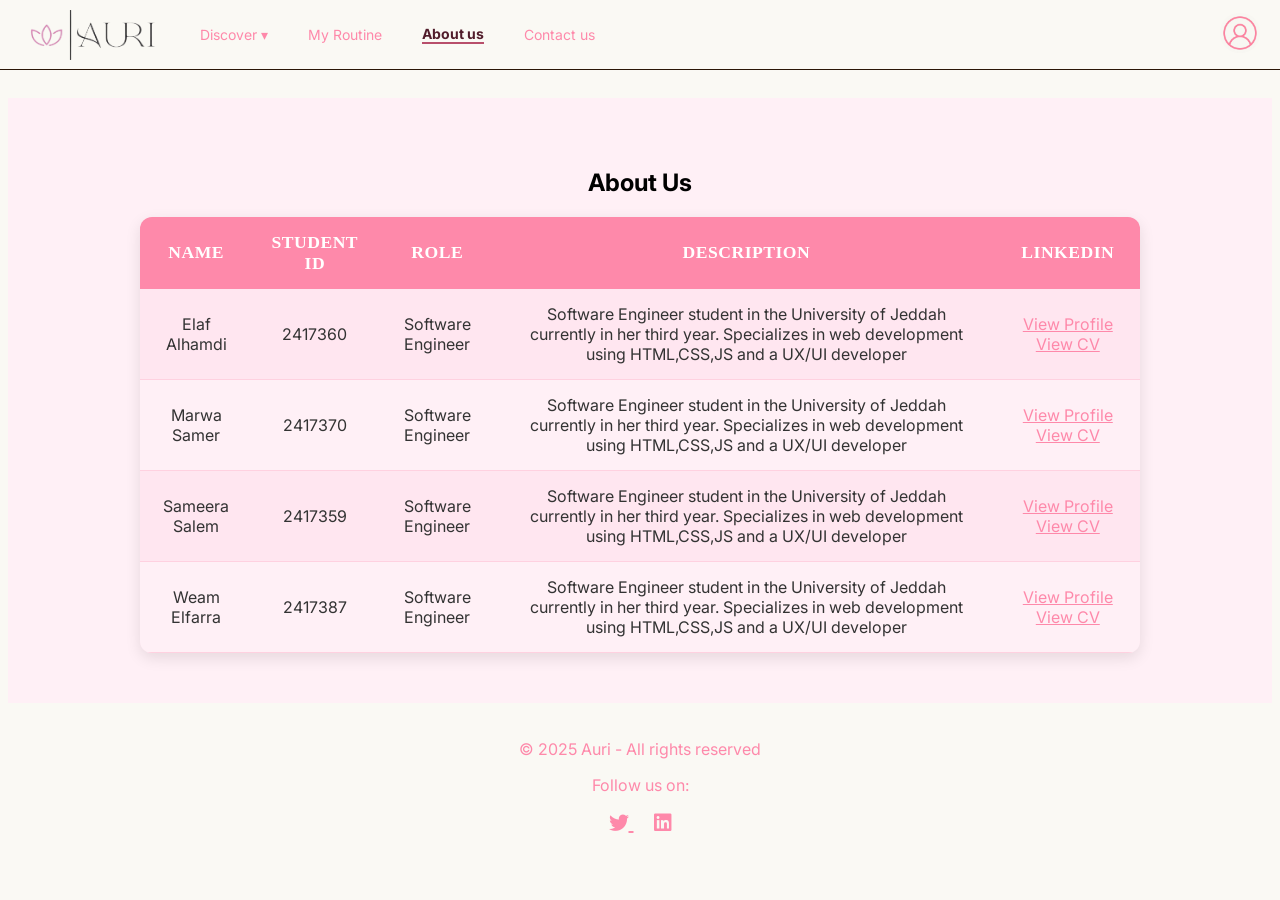
<file: Project-Elaf-Marwa-Sameera-Weam/About_us.html>
<!DOCTYPE html>
<html lang="en">
<head>
    <meta charset="UTF-8">
    <meta name="viewport" content="width=device-width, initial-scale=1.0">
    <title>About us</title>
      <link rel="stylesheet" href="https://cdnjs.cloudflare.com/ajax/libs/font-awesome/6.5.0/css/all.min.css">
    <link rel="stylesheet" href="./css/Style.css">
    <link  rel="stylesheet" href="https://fonts.googleapis.com/css2?family=Inter&display=swap">
</head>
<body>
    <header>
    <!-- Navigation Bar -->
       <nav class="navbar">
         <div class="logo">
          <img src="./Media/Logo.png" alt="logo" height="50" width="150">
         </div>
         <div class="links">
            <div class="dropdown">
        <a href="index.html" class="dropbtn">Discover ▾</a>
        <div class="dropdown-menu">
            <a href="./Discover.html#natural">Natural Skincare</a>
            <a href="./Discover.html#routine">Glow Routine</a>
            <a href="./Discover.html#products">Products</a>
            <a href="./Discover.html#budget">Budget Options</a>
        </div>
    </div>
            <a href="My_Routine.html">My Routine</a>

            <a href="About_us.html" class="on">About us</a>
            <a href="Contact_us.html">Contact us</a>
         </div>
         <div class="profile">
          <a href="./Profile.html">
            <img src="./Media/profilelogo.png" alt="Profile Logo">
            </a>
        </div>
        </nav>
    </header>

<section class="about">

    <h1>About Us</h1>

    <table class="about-table">
        <thead>
            <tr>
                <th>Name</th>
                <th>Student ID</th>
                <th>Role</th>
                <th>Description</th>
                <th>LinkedIn</th>
            </tr>
        </thead>

        <tbody>
            <tr>
                <td>Elaf Alhamdi</td>
                <td>2417360</td>
                <td>Software Engineer</td>
                <td>Software Engineer student in the University of Jeddah currently in her third year. Specializes in web development using HTML,CSS,JS and a UX/UI developer</td>
                <td>
                    <a href="https://www.linkedin.com/in/elaf-alhamdi-b5b81632a/" class="link" target="_blank" 
                    rel="noopener noreferrer">
                        View Profile
                    </a>
                    <a href="https://elafalhamdi.github.io/ElafsCV/" class="link" target="_blank" 
                    rel="noopener noreferrer">
                        View CV
                    </a>
                </td>
            </tr>

            <tr>
                <td>Marwa Samer</td>
                <td>2417370</td>
                <td>Software Engineer</td>
                <td>Software Engineer student in the University of Jeddah currently in her third year. Specializes in web development using HTML,CSS,JS and a UX/UI developer</td>
                <td>
                    <a href="https://www.linkedin.com/in/marwa-samer-a124a1254/"  class="link" target="_blank" 
                    rel="noopener noreferrer">
                        View Profile
                    </a>
                    <a href="https://marwahsamer.github.io/Marwa-s-Portfolio/" class="link" target="_blank" 
                    rel="noopener noreferrer">
                        View CV
                    </a>
                </td>
            </tr>
            
            <tr>
                <td>Sameera Salem</td>
                <td>2417359</td>
                <td>Software Engineer</td>
                <td>Software Engineer student in the University of Jeddah currently in her third year. Specializes in web development using HTML,CSS,JS and a UX/UI developer</td>
                <td>
                    <a href="https://www.linkedin.com/in/sameera-radwan-b456a9344/"  class="link" target="_blank" 
                    rel="noopener noreferrer">
                        View Profile
                    </a>
                    <a href="https://sameerasalem.github.io/MyCVproject/" class="link" target="_blank" 
                    rel="noopener noreferrer">
                        View CV
                    </a>
                </td>
            </tr>

            <tr>
                <td>Weam Elfarra</td>
                <td>2417387</td>
                <td>Software Engineer</td>
                <td>Software Engineer student in the University of Jeddah currently in her third year. Specializes in web development using HTML,CSS,JS and a UX/UI developer</td>
                <td>
                    <a href="https://www.linkedin.com/in/weam-elfarra-003a4a347/"  class="link" target="_blank" 
                    rel="noopener noreferrer">
                        View Profile
                    </a>
                    <a href="https://weamf.github.io/-my-resume-website/" class="link" target="_blank" 
                    rel="noopener noreferrer">
                        View CV
                    </a>
                </td>
            </tr>
        </tbody>
    </table>
</section>
<footer>
    <p> © 2025 Auri - All rights reserved</p>

    <div class="social">
        <p>Follow us on:</p>

        <a href="https://x.com/auri1019966?s=11&t=4tpI4EBMDq5WKxhsz12-rw"
           aria-label="Follow Auri on Twitter"
           title="Follow Auri on Twitter"
           target="_blank" rel="noopener noreferrer">
            <i class="fa-brands fa-twitter"></i>
        </a>

        <a href="https://sa.linkedin.com/in/auri-0-60760a3b9"
           aria-label="Connect with Auri on LinkedIn"
           title="Connect with Auri on LinkedIn"
           target="_blank" rel="noopener noreferrer">
            <i class="fa-brands fa-linkedin"></i>
        </a>
    </div>
</footer>

</body>
</html>
</file>
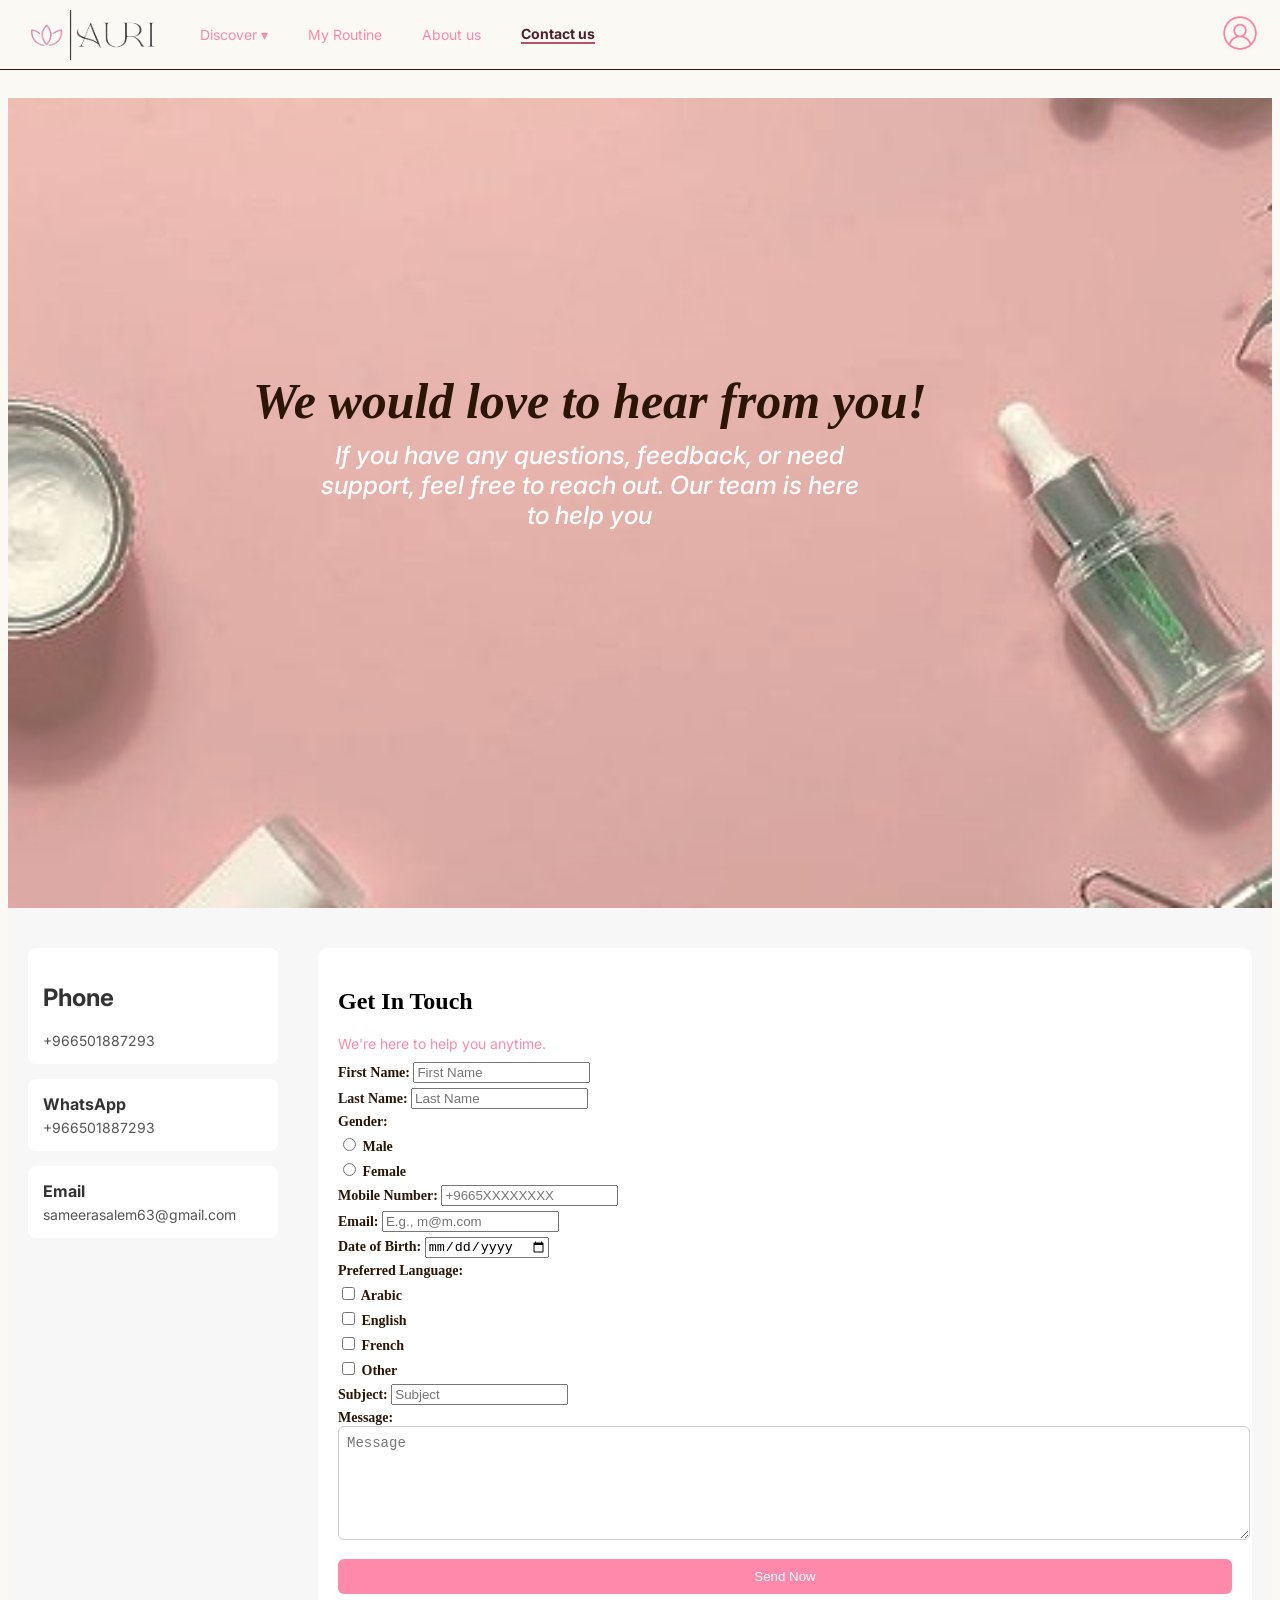
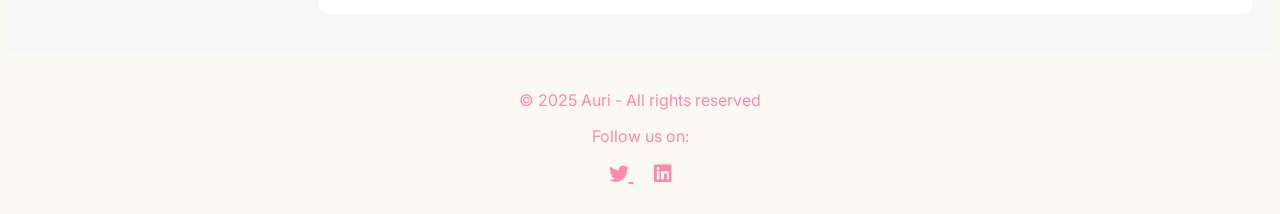
<file: Project-Elaf-Marwa-Sameera-Weam/Contact_us.html>
<!DOCTYPE html>
<html lang="en">
<head>
    <meta charset="UTF-8">
    <meta name="viewport" content="width=device-width, initial-scale=1.0">
    <title>Contac us</title>
    <link rel="stylesheet" href="https://cdnjs.cloudflare.com/ajax/libs/font-awesome/6.5.0/css/all.min.css">
    <link rel="stylesheet" href="./css/Style.css">
    <link  rel="stylesheet" href="https://fonts.googleapis.com/css2?family=Inter&display=swap">
</head>
<body>
    <header>
    <!-- Navigation Bar -->
       <nav class="navbar">
         <div class="logo">
          <img src="./Media/Logo.png" alt="logo" height="50" width="150">
         </div>
         <div class="links">
           <div class="dropdown">
        <a href="index.html" class="dropbtn">Discover ▾</a>
        <div class="dropdown-menu">
            <a href="./Discover.html#natural">Natural Skincare</a>
            <a href="./Discover.html#routine">Glow Routine</a>
            <a href="./Discover.html#products">Products</a>
            <a href="./Discover.html#budget">Budget Options</a>
        </div>
    </div>
            <a href="My_Routine.html">My Routine</a>

            <a href="About_us.html">About us</a>
            <a href="Contact_us.html" class="on">Contact us</a>
         </div>
         <div class="profile">
          <a href="./Profile.html">
            <img src="./Media/profilelogo.png" alt="Profile Logo">
            </a>
        </div>
        </nav>
    </header>

    <main>
        <section class="contact-image">
            <div class="contact">
                <h1>We would love to hear from you!</h1>
                <p>If you have any questions, feedback, or need <br>support, feel free to reach out. Our team is here<br> to help you</p>
            </div>
        </section>


         <section class="contacts-list">

              <div class="contact-info">
                <a href="tel:+966501887293" class="info">
                <h2>Phone</h2>
                <p>+966501887293</p>
                </a>

               <a href="https://wa.me/966501887293" target="_blank" class="info">
               <h3>WhatsApp</h3>
               <p>+966501887293</p>
               </a>

               <a href="mailto:sameerasalem63@gmail.com" class="info full">
               <h3>Email</h3>
               <p>sameerasalem63@gmail.com</p>
               </a>
              </div> 

       
      <!-- it was <form class="contact-form"> -->
      <form class="contact-form" action="#" method="POST">
        <h2>Get In Touch</h2>
        <p>We're here to help you anytime.</p>

         <!-- changed the  pattern -->
        <label>First Name:
    <input type="text" name="first-name" placeholder="First Name" required pattern="[A-Za-z\s]+">
  </label>
        
  <label>Last Name:
    <input type="text" name="Last-name" placeholder="Last Name" required pattern="[A-Za-z\s]+">
  </label>

  <label>Gender:</label>
  <div class="gender-options">
    <label><input type="radio" name="gender" value="male" required> Male</label>
    <label><input type="radio" name="gender" value="female"> Female</label>

  </div>

    <label>Mobile Number:
    <input type="tel" name="mobile" placeholder="+9665XXXXXXXX" required pattern="[0-9+]{10,15}">
  </label>

        <label>Email:
          <input type="email" name="email" placeholder="E.g., m@m.com" required pattern="[a-zA-Z0-9_-]+@[a-zA-Z0-9]+\.[a-zA-Z]{2,4}\.*[a-zA-Z]*">
        </label>

  
  </div>

  <label>Date of Birth:
    <input type="date" name="dob" required>
  </label>

<label>Preferred Language:</label>
  <div class="language-options">
    <label><input type="checkbox" name="language[]" value="arabic"> Arabic</label>
    <label><input type="checkbox" name="language[]" value="english"> English</label>
    <label><input type="checkbox" name="language[]" value="French"> French</label>
      <label><input type="checkbox" name="language[]" value="other"> Other</label> </div>
  
        <label>Subject:
          <input type="text" name="subject" placeholder="Subject">
        </label>
    
        <label>Message:
          <textarea placeholder="Message"  name="message" required minlength="10" rows="6"></textarea>
        </label> 

        <button type="submit">Send Now</button>

      </form>

     </section>

    </main>
    <footer>
    <p> © 2025 Auri - All rights reserved</p>

    <div class="social">
        <p>Follow us on:</p>

        <a href="https://x.com/auri1019966?s=11&t=4tpI4EBMDq5WKxhsz12-rw">
            <i class="fa-brands fa-twitter"></i>
            </a>


        <a href="https://sa.linkedin.com/in/auri-0-60760a3b9">
            <i class="fa-brands fa-linkedin"></i>
        </a>
    </div>
</footer>

</body>
</html>
</file>
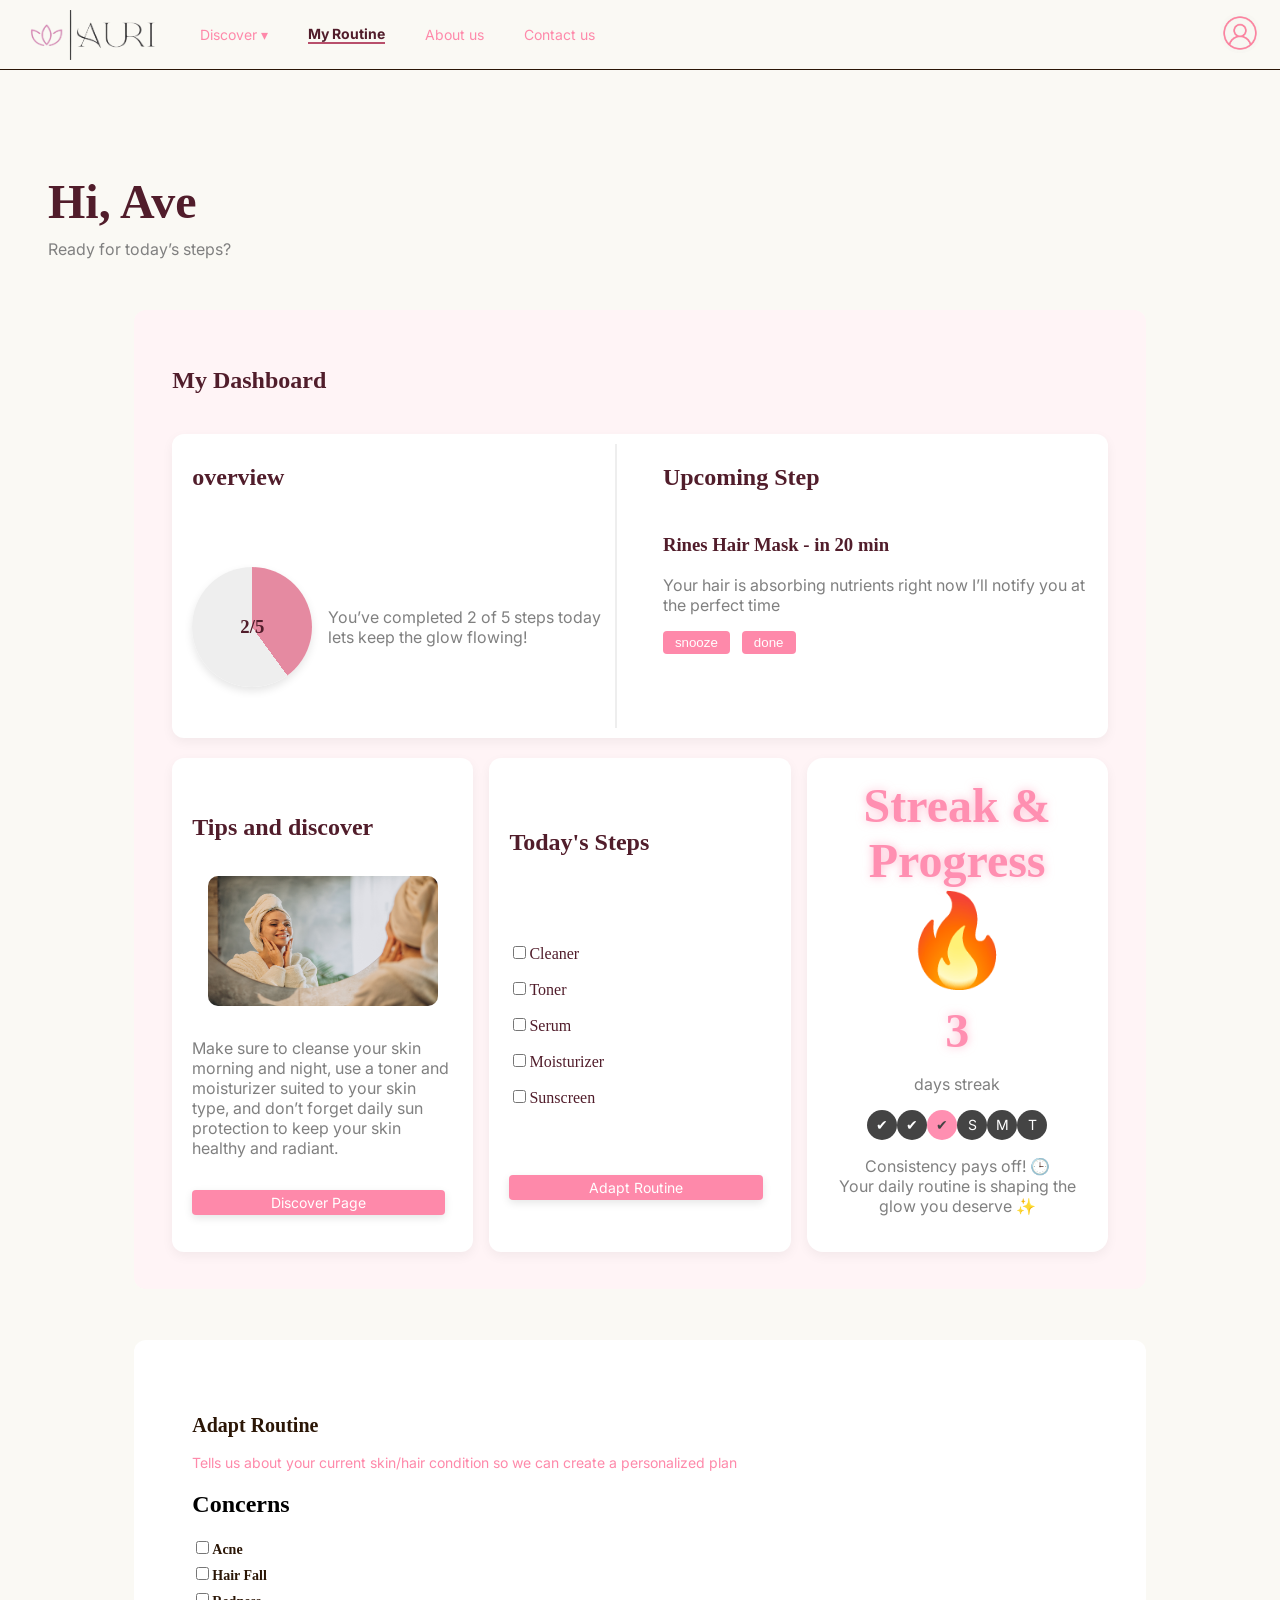
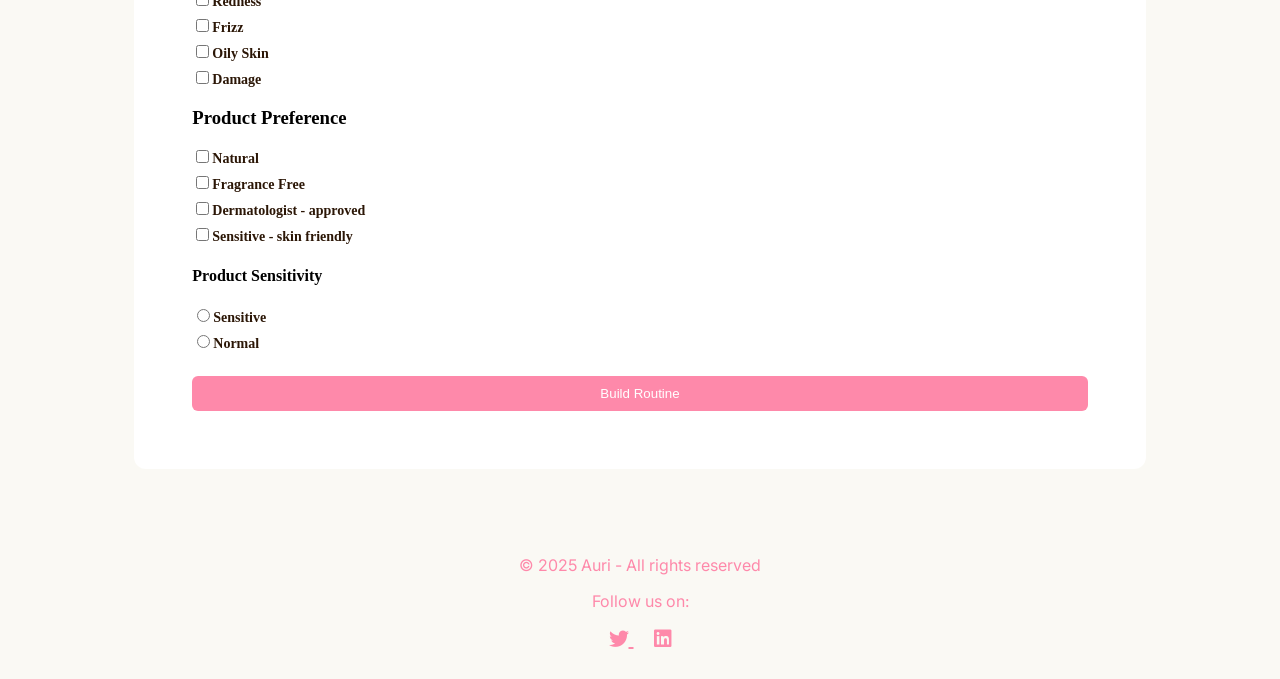
<file: Project-Elaf-Marwa-Sameera-Weam/My_Routine.html>
<!DOCTYPE html>
<html lang="en">

<head>
    <meta charset="UTF-8">
    <meta name="viewport" content="width=device-width, initial-scale=1.0">
    <title>My Routine</title>
    <link rel="stylesheet" href="https://cdnjs.cloudflare.com/ajax/libs/font-awesome/6.5.0/css/all.min.css">
   <link rel="stylesheet" href="./css/Style.css">
    <link rel="stylesheet" href="https://fonts.googleapis.com/css2?family=Inter&display=swap">
</head>

<body>
    <!--Navigation Bar-->
    <header>
        <nav class="navbar">
            <div class="logo">
                <img src="./Media/Logo.png" alt="logo" height="50" width="150">
            </div>
            <div class="links">
                <div class="dropdown">
                    <a href="index.html" class="dropbtn">Discover ▾</a>
                    <div class="dropdown-menu">
                        <a href="./Discover.html#natural">Natural Skincare</a>
                        <a href="./Discover.html#routine">Glow Routine</a>
                        <a href="./Discover.html#products">Products</a>
                        <a href="./Discover.html#budget">Budget Options</a>
                    </div>
                </div>
                <a href="My_Routine.html" class="on">My Routine</a>

                <a href="About_us.html">About us</a>
                <a href="Contact_us.html">Contact us</a>
            </div>
            <div class="profile">
                <a href="./Profile.html">
                    <img src="./Media/profilelogo.png" alt="Profile Logo">
                </a>
            </div>
        </nav>
    </header>
    <br><br>


    <section class="routineP">
        <h1>Hi, Ave</h1>
        <p>Ready for today’s steps?</p>
    </section>
    <!--Dashboard-->
    <!--Overview & upcoming step card-->
    <section class="dashboard">
        <h2>My Dashboard</h2>
        <article class="card1">
            <div class="overview">
                <div>
                    <h2>overview</h2>
                </div>
                <div>
                    <div class="pie">
                        <h3>2/5</h3>
                    </div>
                    <p>You’ve completed 2 of 5 steps today
                        lets keep the glow flowing!</p>
                </div>

            </div>
            <div class="upcoming">
                <div>
                    <h2>Upcoming Step</h2>
                </div>
                <div>
                    <h3>Rines Hair Mask - in 20 min</h3>
                    <p> Your hair is absorbing nutrients right now
                        I’ll notify you at the perfect time</p>
                    <button>snooze</button>
                    <button>done</button>
                </div>

            </div>
        </article>

        <!--Tips card -->
        <div class="part2">
            <article class="card2">
                <h2>Tips and discover</h2>
                <img src="Media/SkinCare.jpg" alt="SkinCare Picutre">
                <p>Make sure to cleanse your skin morning and night, use a toner and moisturizer suited to your skin
                    type,
                    and
                    don’t forget daily sun protection to keep your skin healthy and radiant.</p>
                <a class="btn2" href="Discover.html">Discover Page</a>
            </article>

            <!--Steps card -->
            <article class="card2">
                <h2>Today's Steps</h2><br><br>
                <label>
                    <input name="steps" type="checkbox" value="Cleaner">Cleaner
                </label>
                <label>
                    <input name="steps" type="checkbox" value="Toner">Toner
                </label>
                <label>
                    <input name="steps" type="checkbox" value="Serum">Serum
                </label>
                <label>
                    <input name="steps" type="checkbox" value="Moisturizer">Moisturizer
                </label>
                <label>
                    <input name="steps" type="checkbox" value="Sunscreen">Sunscreen
                </label><br><br>
                <a class="btn2" href="./My_Routine.html#adaptRoutine">Adapt Routine</a>
            </article>

            <!--Routine card -->
            <article class="card4">
                <h2>Streak & Progress</h2>
                <div class="streak-icon">🔥</div>
                <h2>3</h2>
                <p class="streak-text">days streak</p>

                <div class="week">
                    <span>✔</span>
                    <span>✔</span>
                    <span class="active">✔</span>
                    <span>S</span>
                    <span>M</span>
                    <span>T</span>
                </div>

                <p class="message">
                    Consistency pays off! 🕒<br>
                    Your daily routine is shaping the glow you deserve ✨
                </p>
            </article>


        </div>
    </section>



<!--Adapt Routine-->
    <section id="adaptRoutine">
        <form class="contact-form">
            <h1>Adapt Routine</h1>
            <p>Tells us about your current skin/hair condition so we can create a personalized plan</p>
            <div>
                <h2>Concerns</h2>
                <label>
                    <input type="checkbox" name="Concerns" value="Acne">Acne
                </label>
                <label>
                    <input type="checkbox" name="Concerns" value="Hair Fall">Hair Fall
                </label>
                <label>
                    <input type="checkbox" name="Concerns" value="Redness">Redness
                </label>
                <label>
                    <input type="checkbox" name="Concerns" value="Frizz">Frizz
                </label>
                <label>
                    <input type="checkbox" name="Concerns" value="Oily Skin">Oily Skin
                </label>
                <label>
                    <input type="checkbox" name="Concerns" value="Damage">Damage
                </label>
            </div>
            <div>

                <h3>Product Preference</h3>
                <label>
                    <input type="checkbox" name="Product_Preference" value="Natural">Natural
                </label>
                <label>
                    <input type="checkbox" name="Product_Preference" value="Fragrance Free">Fragrance Free
                </label>
                <label>
                    <input type="checkbox" name="Product_Preference" value="Dermatologist - approved">Dermatologist -
                    approved
                </label>
                <label>
                    <input type="checkbox" name="Product_Preference" value="Sensitive - skin friendly">Sensitive - skin
                    friendly
                </label>
            </div>
            <div>
                <h4>Product Sensitivity</h4>
                <label>
                    <input type="radio" name="Product_Sensitivity" value="Sensitive">Sensitive
                </label>
                <label>
                    <input type="radio" name="Product_Sensitivity" value="Normal">Normal
                </label>
            </div>
            <br>
            <button type="submit">Build Routine</button>
        </form>
    </section>








    <!--Footer-->
    <footer>
        <p> © 2025 Auri - All rights reserved</p>

        <div class="social">
            <p>Follow us on:</p>

            <a href="https://x.com/auri1019966?s=11&t=4tpI4EBMDq5WKxhsz12-rw">
                <i class="fa-brands fa-twitter"></i>
            </a>


            <a href="https://sa.linkedin.com/in/auri-0-60760a3b9">
                <i class="fa-brands fa-linkedin"></i>
            </a>
        </div>
    </footer>

</body>

</html>
</file>
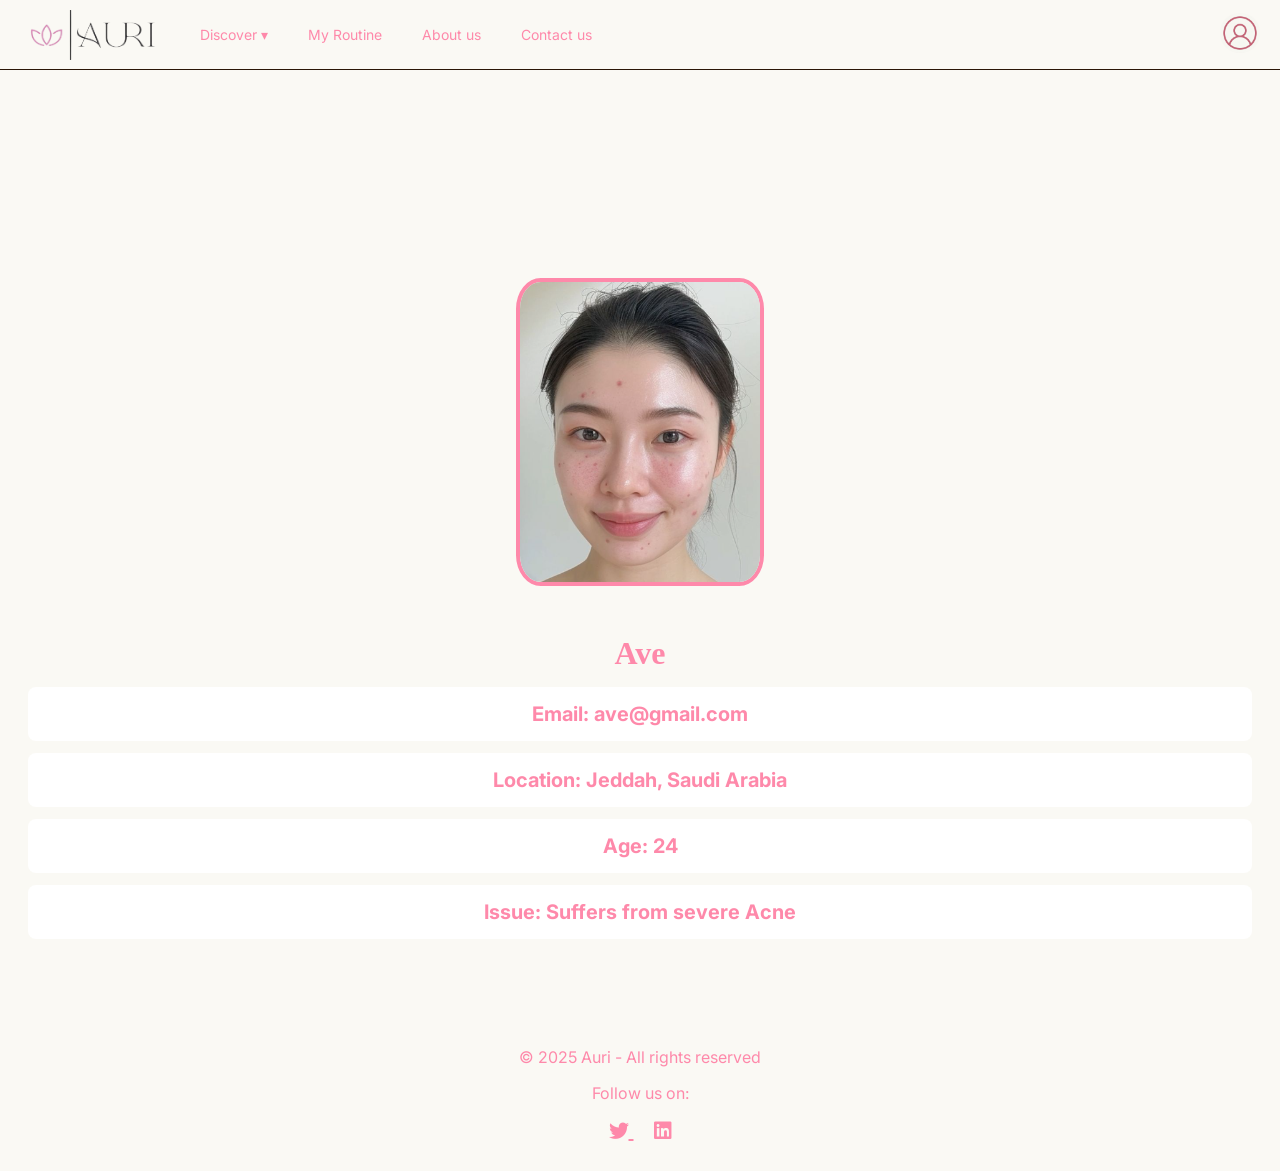
<file: Project-Elaf-Marwa-Sameera-Weam/Profile.html>
<!DOCTYPE html>
<html lang="en">
<head>
    <meta charset="UTF-8">
    <meta name="viewport" content="width=device-width, initial-scale=1.0">
    <title>Profile</title>
      <link rel="stylesheet" href="https://cdnjs.cloudflare.com/ajax/libs/font-awesome/6.5.0/css/all.min.css">
    <link rel="stylesheet" href="./css/Style.css">
    <link  rel="stylesheet" href="https://fonts.googleapis.com/css2?family=Inter&display=swap">

</head>

<body>
    <header>
    <!--Navigation Bar-->
       <nav class="navbar">
         <div class="logo">
          <img src="./Media/Logo.png" alt="logo" height="50" width="150">
         </div>
         <div class="links">
            
           <div class="dropdown">
        <a href="index.html" class="dropbtn">Discover ▾</a>
        <div class="dropdown-menu">
            <a href="./Discover.html#natural">Natural Skincare</a>
            <a href="./Discover.html#routine">Glow Routine</a>
            <a href="./Discover.html#products">Products</a>
            <a href="./Discover.html#budget">Budget Options</a>
        </div>
    </div>
            <a href="My_Routine.html">My Routine</a>

            <a href="About_us.html">About us</a>
            <a href="Contact_us.html">Contact us</a>
         </div>
         <div class="profile">
          <a href="./Profile.html" class="on">
            <img src="./Media/darkppf.jpeg" alt="Profile Logo">
            </a>
        </div>
        </nav>
    </header>
<main>
        <section class="profile-section">
            <img src="./Media/Mypicture.png" alt="Profile Picture" class="profile-pic">
            <h1>Ave</h1>
           <p class="info"><strong>Email:</strong> ave@gmail.com</p>
           <p class="info"><strong>Location:</strong> Jeddah, Saudi Arabia</p>
           <p class="info"><strong>Age:</strong> 24</p>
           <p class="info"><strong>Issue:</strong> Suffers from severe Acne</p>
        </section>
    </main>

   <footer>
    <p> © 2025 Auri - All rights reserved</p>

    <div class="social">
        <p>Follow us on:</p>
        <a href="https://x.com/auri1019966?s=11&t=4tpI4EBMDq5WKxhsz12-rw" 
           title="Follow Auri on Twitter" 
           aria-label="Follow Auri on Twitter">
            <i class="fa-brands fa-twitter"></i>
        </a>

        <a href="https://sa.linkedin.com/in/auri-0-60760a3b9" 
           title="Connect with Auri on LinkedIn" 
           aria-label="Connect with Auri on LinkedIn">
            <i class="fa-brands fa-linkedin"></i>
        </a>
    </div>
</footer>

</body>
</html>
</file>
<file: Project-Elaf-Marwa-Sameera-Weam/css/Style.css>
body {
  padding-top: 90px;
  background-color: #FAF9F4;
}

/*........Navigation Bar........*/
.navbar {
  background-color: #FAF9F4;
  align-items: center;
  justify-content: space-between;
  display: flex;
  gap: 30px;
  top: 0;
  left: 0;
  width: 100%;
  height: 70px;
  border-bottom: 1px solid rgb(43, 22, 6);
  position: fixed;
  padding: 0 20px;
  box-sizing: border-box;
  z-index: 1000;
}

.dropdown {
  position: relative;
}


.dropdown-menu {
  position: absolute;
  top: 100%;
  left: 0;
  background-color: #FAF9F4;
  border: 1px solid #ddd;
  border-radius: 8px;
  display: none;
  min-width: 200px;
  padding: 10px 0;
  z-index: 9999;
}

.dropdown-menu a {
  display: block;
  padding: 10px 15px;
  color: #FE89AA;
  text-decoration: none;
}

.dropdown-menu a:hover {
  background-color: #FE89AA;
  color: white;
}

.dropdown:hover .dropdown-menu {
  display: block;
}

.logo {
  display: flex;
  align-items: center;
  padding-left: 0px;
}

.logo img {
  width: 150px;
  height: 50px;
}

.links {
  font-size: 14px;
  align-items: center;
  display: flex;
  gap: 40px;
  list-style: none;
  overflow: visible;
}

.links a {
  color: #FE89AA;
  text-decoration: none;
  white-space: nowrap;
  position: relative;
  transition: 0.3s;
}

.links a:hover {
  color: #d96c8a;
}

.links a.on {
  color: #511d2b;
  font-weight: bold;
  border-bottom: 2px solid #b84f6b;
}

.profile {
  margin-left: auto;
}

.profile img {
  width: 40px;
  height: 40px;
  border-radius: 50%;
  cursor: pointer;
}

/*.............................Profile Page.............................*/
.profile-section {
  margin-top: 120px;
  text-align: center;
  padding: 60px 20px;
}

.profile-section .profile-pic {
  width: 240px;
  height: 300px;
  border-radius: 10%;
  border: 4px solid #FE89AA;
  margin-bottom: 30px;
  object-fit: cover;
}


.profile-section h1 {
  margin: 15px 0;
  font-size: 32px;
  color: #FE89AA;
}

.profile-section p.info {
  margin: 12px 0;
  color: #FE89AA;
  font-size: 20px;
  font-weight: bold;
}

.profile-section p {
  margin: 10px 0;
  color: #FE89AA;
  font-size: 18px;
}

.profile-section p.email {
  font-weight: bold;
  font-size: 20px;
}

.profile-section p+p {
  margin-top: 15px;
}

p,
td,
a,
span {
  font-family: 'Inter', sans-serif;
}

/*.............................Discover Page.............................*/

/*........First Section........*/
.StartImage {
  height: 90vh;
  background-image: url("../Media/StartImage1.jpg");
  background-size: cover;
  background-position: center;
  display: flex;
  align-items: center;
  justify-content: center;
  text-align: center;
}

.StartImage-content {
  text-align: center;
  font-style: italic;
}

.StartImage h1 {
  color: black;
  display: block;
  font-weight: bolder;
  margin-bottom: 10px;
  padding-left: 20px;
  font-size: 70px;

}

.StartImage p {
  color: gray;
  display: block;
  margin-top: 0;
  font-size: 26px;
  padding-left: 50px;
}



/*........Second Section........*/
.recommended h1 {
  text-align: center;
  padding-bottom: 25px;
  padding-top: 40px;
}

.routine {
  background-color: rgb(255, 244, 246);
  margin-top: 60px;
  margin-bottom: 60px;
}

.recipes {
  display: flex;
  justify-content: center;
  gap: 15px;
  flex-wrap: wrap;
  padding-bottom: 100px;
}

.card {
  width: 100%;
  max-width: 250px;
  border: 1px solid #ddd;
  padding: 10px;
  border-radius: 10px;
  text-align: left;
}

.card img {
  width: 100%;
  height: 180px;
  object-fit: cover;
  border-radius: 8px;
}

.card h2 {
  margin: 10px 0 5px;
  color: rgb(43, 22, 6);
}

.card p {
  font-size: 14px;
  margin-bottom: 10px;
  padding-bottom: 20px;
}

.card button {
  padding: 6px 12px;
  border: none;
  background-color: #FE89AA;
  color: white;
  cursor: pointer;
  padding-top: 10px;
  border-radius: 4px;
}

.card button:hover {
  background-color: white;
  color: #FE89AA;
}


/*.......Third Section........*/
.routine {
  background-color: rgb(255, 244, 246);
}

.routine h1 {
  text-align: center;
  padding-bottom: 30px;
  padding-top: 40px;
}

.routine_list {
  display: flex;
  flex-direction: column;
  gap: 20px;
  padding-bottom: 100px;
}

.type {
  display: flex;
  align-items: center;
  padding: 15px;
  border: 1px solid #ddd;
  border-radius: 10px;
}

.type img {
  width: 110px;
  height: 110px;
  object-fit: cover;
  border-radius: 8px;
}

.text {
  display: flex;
  flex-direction: column;
  margin-left: 15px;
  flex: 1;
}

.text h2 {
  margin: 0;
  color: rgb(43, 22, 6);
}

.text p {
  margin: 5px 0 0;
  font-size: 14px;
  color: gray;
}

.more {
  text-decoration: none;
  color: black;
  font-weight: bold;
}


/*........Fourth Section........*/
.feature-products {
  text-align: center;
  padding-bottom: 30px;
  padding-top: 20px;
}

.products {
  display: grid;
  grid-template-columns: repeat(2, 1fr);
  gap: 30px;
  padding: 20px;
}

.product {
  display: flex;
  align-items: center;
  gap: 15px;
  width: 100%;
}

.circle {
  width: 150px;
  height: 150px;
  border-radius: 50%;
  display: flex;
}

.circle img {
  width: 100%;
  height: 100%;
  border-radius: 100%;
  object-fit: cover;
}

.text4 {
  flex: 1;
  text-align: left;
}

.text4 h2 {
  margin-bottom: 5px;
  font-size: 16px;
  color: rgb(43, 22, 6);
}

.text4 p {
  font-size: 13px;
  color: black;
}


/*........Fifth Section........*/
.budget {
  background-color: rgb(255, 244, 246);
  border-radius: 10px;
  padding: 10px;
}

.budget h1 {
  text-align: center;
  margin-top: 20px;
}

.Compare {
  display: flex;
  flex-direction: column;
  gap: 25px;
  padding: 30px;
  
}

.Compare-products {
  display: flex;
  align-items: center;
  justify-content: center;
  gap: 60px;
  border-radius: 10px;
  background: white;
  padding-top: 10px;
}

.box {
  text-align: center;
}

.box img {
  width: 100px;
  height: 100px;
  object-fit: cover;
  border-radius: 6px;
}

.box h4 {
  color: #FE89AA;
}

.text5 {
  color: rgb(43, 22, 6);
  font-size: 15px;
  margin-bottom: 3px;
}

.price {
  color: green;
  font-weight: bold;
}

.arrow {
  font-size: 25px;
  font-weight: bolder;
}

.recommended,
.routine,
.feature-products,
.budget {
  margin-top: 60px;
}

/*.............................Contact us Page.............................*/

/*........First Section........*/
.contact-image {
  height: 90vh;
  background-image: url("../Media/testcu2.jpg");
  background-size: cover;
  background-position: center;
  display: flex;
  justify-content: center;
  align-items:center;
  text-align: center;
}

.contact {
  text-align:center;
  font-style: italic;
   transform: translate(-50px,-60px);
}

.contact h1 {
  color: rgb(43, 22, 6);
  display: block;
  font-weight: bolder;
  margin-bottom: 10px;
  padding-left: 0px;
  font-size: 50px;

}

.contact p {
  color: rgb(255, 253, 253);
  font-size: 25px;
  font-weight: 500;
  display: block;
   margin-top: 0;
  padding-left: 0px;
}

/*........Second Section........*/
.contacts-list {
  display: flex;
  gap: 40px;
  padding: 40px 20px;
  flex-wrap: wrap;
  background: #f7f7f7;
}

.contact-info {
  display: flex;
  flex-direction: column;
  gap: 15px;
  width: 250px;
}

.info {
  display: block;
  background: white;
  padding: 15px;
  border-radius: 8px;
  text-decoration: none;
  color: #333;
}

.info h3 {
  margin: 0 0 5px;
  font-size: 16px;
}

.info p {
  margin: 0;
  font-size: 14px;
  color: #555;
}

.contact-form {
  background: white;
  padding: 20px;
  border-radius: 10px;
  flex: 1;
}

.contact-form h1 {
  font-size: 20px;
  color: rgb(43, 22, 6);
}

.contact-form p {
  font-size: 14px;
  color: #FE89AA;
  margin-bottom: 10px;
}

.contact-form label {
  font-size: 14px;
  color: #444;
  display: block;
  margin-bottom: 5px;
  font-weight: bold;
  color: rgb(43, 22, 6);
}

.contact-form textarea {
  width: 100%;
  margin-bottom: 10px;
  padding: 8px;
  border-radius: 6px;
  border: 1px solid #ccc;
  font-size: 14px;
}

.contact-form button {
  width: 100%;
  padding: 10px;
  background: #FE89AA;
  color: white;
  border: none;
  border-radius: 6px;
  cursor: pointer;
}

/*.............................About us Page.............................*/
.about {
  padding: 50px 20px;
  text-align: center;
  font-family: 'Inter', sans-serif;
  background-color: #fff0f6;
}

.about-table thead {
  font-family: 'Times New Roman', Times, serif;
}

.about-table {
  width: 95%;
  max-width: 1000px;
  margin: auto;
  border-collapse: separate;
  border-spacing: 0;
  background-color: #ffe6f0;
  border-radius: 12px;
  box-shadow: 0 5px 15px rgba(0, 0, 0, 0.1);
  display: block;        
  overflow-x: auto; 
}

.about-table th {
  background-color: #FE89AA;
  color: white;
  padding: 15px;
  font-size: 1.1rem;
  letter-spacing: 0.5px;
  text-transform: uppercase;
}

.about-table td {
  padding: 15px;
  border-bottom: 1px solid #ffd1e0;
  font-size: 1rem;
  color: #333;
}

.about a {
  color: #FE89AA;
}

.about a:hover {
  color: #cf5376;
}

.about-table tr:nth-child(even) {
  background-color: #fff0f6;
}

.about-table tr:hover {
  background-color: #ffe0f0;
  transition: 0.3s;
}

.btn {
  padding: 8px 16px;
  background-color: #FE89AA;
  color: white;
  text-decoration: none;
  border-radius: 8px;
  font-weight: 500;
  box-shadow: 0 3px 8px rgba(0, 0, 0, 0.1);
  transition: 0.3s;
}

.btn:hover {
  background-color: #ff6f8a;
  transform: translateY(-2px);
  box-shadow: 0 5px 12px rgba(0, 0, 0, 0.15);
}


/*.............................My Routine Page.............................*/

.routineP h1 {
  margin-top: 40px;
  margin-left: 40px;
  margin-bottom: 0px;
  color: #511d2b;
  font-size: 3em;
}

.routineP p {
  margin: 10px 40px;
  color: gray;

}

.dashboard {
  margin: 4% 10%;
  padding: 3%;
  border-radius: 12px;
  background-color: rgb(255, 244, 246);
  color: #511d2b;
  display: flex;
  flex-wrap: wrap;
  gap: 20px;

}

.dashboard p {
  color: gray;
}

.dashboard img {
  width: 230px;
  height: 130px;
  border-radius: 10px;
  align-self: center;
}

/*........first card........*/
.card1 {
  background-color: white;
  padding: 10px;
  display: grid;
  grid-template-columns: 1fr 1fr;
  gap: 5%;
  border-radius: 12px;
  box-shadow: 0 4px 12px rgba(0, 0, 0, 0.05);


}

.overview {
  display: grid;
  grid-template-rows: 1fr 3fr;
  gap: 16px;
  padding-right: 10px;
  padding-left: 10px;
  border-right: 2px solid #eee;

}

.overview>div:nth-child(2) {
  display: flex;
  align-items: center;
  gap: 16px;
}

.pie {
  width: 120px;
  height: 120px;
  border-radius: 50%;

  background: conic-gradient(#e58aa1 0% 40%,
      #eee 0% 100%);

  display: flex;
  align-items: center;
  justify-content: center;

  font-weight: bold;
  box-shadow: 0 4px 8px rgba(0, 0, 0, 0.1);
  flex-shrink: 0;

}

.upcoming {
  display: grid;
  grid-template-rows: 1fr 3fr;
}

.dashboard button {
  width: auto;
  padding: 4px 12px;
  border: none;
  background-color: #FE89AA;
  color: white;
  cursor: pointer;
  border-radius: 4px;
  margin-right: 8px;

}

.dashboard button:hover {
  background-color: #e76a91;
}

.dashboard .part2 {
  display: grid;
  grid-template-columns: 1fr 1fr 1fr;
  gap: 16px;
}

.btn2 {
  padding: 8px 16px;
  background-color: #FE89AA;
  color: white;
  text-decoration: none;
  text-align: center;
  border-radius: 8px;
  font-size: 14px;
  box-shadow: 0 3px 8px rgba(0, 0, 0, 0.1);
}

.btn2:hover {
  background-color: #ff6f8a;

}

/*........second, third card........*/
.dashboard .card2 {
  width: auto;
  background-color: white;
  padding: 20px;
  display: flex;
  flex-wrap: wrap;
  flex-direction: column;
  gap: 16px;
  border-radius: 12px;
  box-shadow: 0 4px 12px rgba(0, 0, 0, 0.05);
  justify-content: center;

}

.dashboard a {
  width: auto;
  padding: 4px 12px;
  border: none;
  background-color: #FE89AA;
  color: white;
  cursor: pointer;
  border-radius: 4px;
  margin-right: 8px;
  text-decoration: none;
}

.dashboard a:hover {
  background-color: #e76a91;

}

.dashboard input[type="checkbox"] {
  accent-color: #e58aa1;
}

/*........fourth card........*/
.card4 {
  background-color: white;
  box-shadow: 0 4px 12px rgba(0, 0, 0, 0.05);
  padding: 20px;
  border-radius: 16px;
  text-align: center;
}

.streak-icon {
  font-size: 90px;
  margin-bottom: 10px;
}

.card4 h2 {
  font-size: 48px;
  margin: 0;
  color: #ff8fb1;
  text-shadow: 0 0 10px rgba(255, 143, 177, 0.6);

}


.week {
  display: flex;
  justify-content: center;
  color: white;
  margin: 15px 0;
}

.week span {
  width: 30px;
  height: 30px;
  background: #444;
  border-radius: 50%;
  display: flex;
  align-items: center;
  justify-content: center;
  font-size: 14px;
}

.week .active {
  background: #ff8fb1;
  color: #444;
}



/*........Adapt Routine........*/

#adaptRoutine {
  background-color: white;
  margin: 4% 10%;
  padding: 3%;
  border-radius: 12px;
  display: flex;
  flex-direction: column;
  gap: 16px;
}
#adaptRoutine label {
  display: block;
  margin: 6px 0;
}




/*........Footer........*/
footer {
  background-color: var(--main-color);
  color: #FE89AA;
  text-align: center;
  padding: 20px;
}

.social {
  margin-top: 10px;
}

.social a {
  color: #FE89AA;
  font-size: 20px;
  margin: 0 10px;
  transition: 0.3s;
}

.social a:hover {
  color: var(--accent-color);
}

/* responsive design */
img {
  max-width: 100%;
  height: auto;

}

@media (max-width: 992px) {

  
  .products {
    grid-template-columns: repeat(2, 1fr);
    gap: 20px;
  }

  
  .Compare-products {
    gap: 30px;
    padding: 15px;
  }

  /* Navbar spacing */
  .links {
    gap: 20px;
  }

  /* Hero text  */
  .StartImage h1 {
    font-size: 50px;
  }

  .StartImage p {
    font-size: 20px;
  }
}

@media (max-width: 768px) {

  .contact {
    transform: none;
  }

  .contact-image {
    background-size: cover;
    background-position: center;
    height: 60vh;
    display: flex;            
    justify-content: center;
    align-items: center;
  }

  /* Navbar */
.navbar {
  flex-direction: row;           
  flex-wrap: wrap;              
  justify-content: space-between;
  align-items: center;
  height: auto;
  padding: 5px 10px;
  gap: 5px;
}

.logo {
  flex: 1;                       
  margin-bottom: 0;    
}

.links {
  display: flex;
  flex: 2;                       
  flex-wrap: wrap;                
  justify-content: flex-end;
  gap: 6px; 
}

.links a {
  padding: 6px 8px;             
  font-size: 14px;
  white-space: nowrap;
}

.profile {
  flex-basis: 100%;               
  margin-top: 5px;
  align-self: flex-end;
}

.dropdown-menu {
  position: absolute;
}

  /* Hero Section */
  .StartImage h1 {
    font-size: 32px;
  }

  .StartImage p {
    font-size: 16px;
    padding-left: 10px;
  }

  /*  alignment */
  .StartImage h1,
  .StartImage p {
    padding-left: 0;
    text-align: center;
  }

  /* Products Grid */
  .products {
    grid-template-columns: 1fr;
  }

  /* Cards */
  .card {
    max-width: 90%;
    margin: 0 auto;
  }

  /* Compare Section */
  .Compare-products {
    flex-direction: column;
    gap: 20px;
    padding: 15px;
  }

  /* Contact Section */
  .contacts-list {
    flex-direction: column;
    gap: 20px; 
    padding: 20px;
  }

  .contact-info {
    width: 100%;
  }

  .contact-form {
    width: 100%;
    padding: 15px;
    margin: 0 auto;
  }

  .contact h1 {
    font-size: 28px;
    padding-left: 20px;
    text-align: center;
  }

  .contact p {
    font-size: 16px;
    padding-left: 20px;
    text-align: center;
  }
  
  .contact-form input,
  .contact-form textarea,
  .contact-form button {
    width: 100%;
    box-sizing: border-box;
  }

  /* Product circles */
  .circle {
    width: 100px;
    height: 100px;
  }

  /* Dashboard */
  .card1 {
    grid-template-columns: 1fr;
  }

  .dashboard .part2 {
    grid-template-columns: 1fr;
  }

  /* About Table */
  .about-table th,
  .about-table td {
  padding: 10px;
  font-size: 0.9rem;
}

@media (max-width: 576px) {

  /* Navbar */
  .links a {
    font-size: 12px;
    padding: 5px;
  }

  /* Logo  */
  .logo img {
    width: 120px;
    height: auto;
  }

  /* Hero section */
  .StartImage h1 {
    font-size: 24px;
  }

  .StartImage p {
    font-size: 14px;
  }

  /* Contact  */
  .contact h1 {
    font-size: 22px;
  }

  .contact p {
    font-size: 14px;
  }

  /* Circles */
  .circle {
    width: 80px;
    height: 80px;
  }

  /* Cards full width */
  .card {
    max-width: 100%;
  }

  /* Table text  */
  .about-table th,
  .about-table td {
    font-size: 0.8rem;
    padding: 8px;
  }

}
}
</file>
